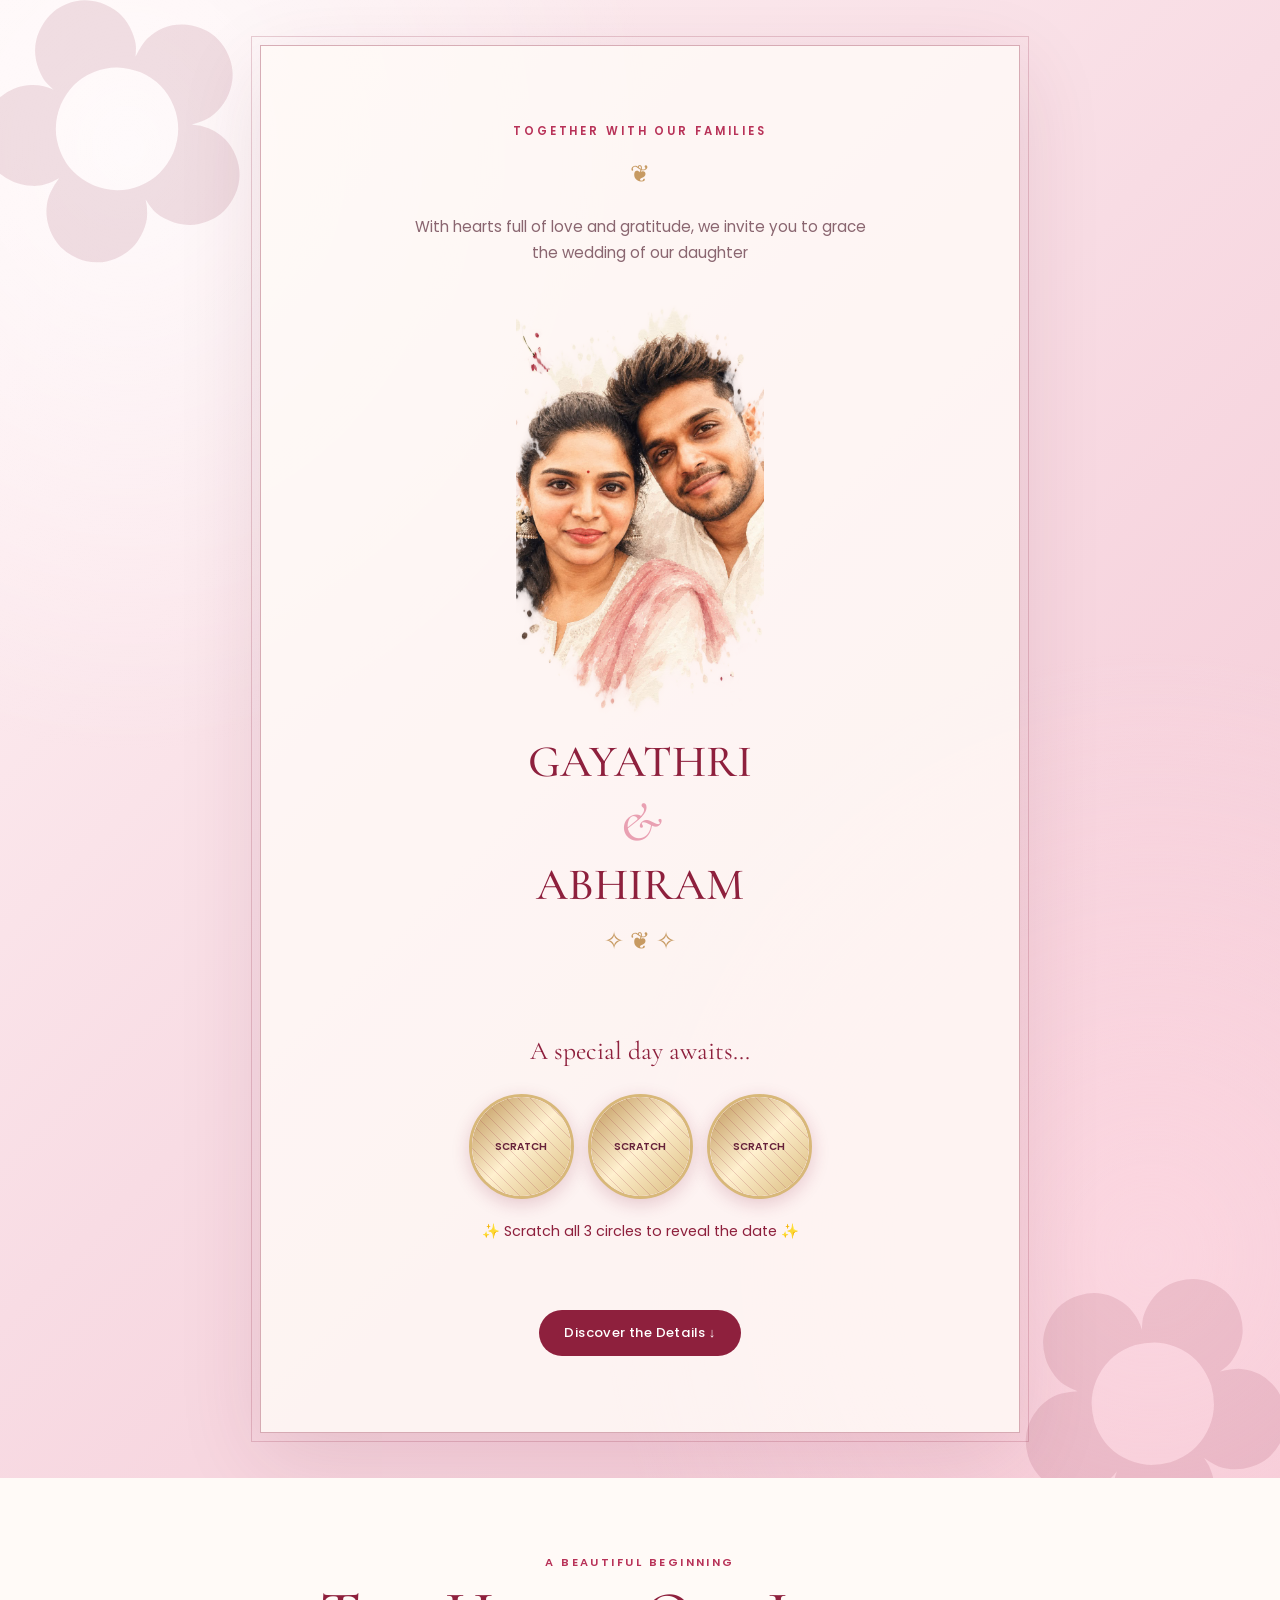
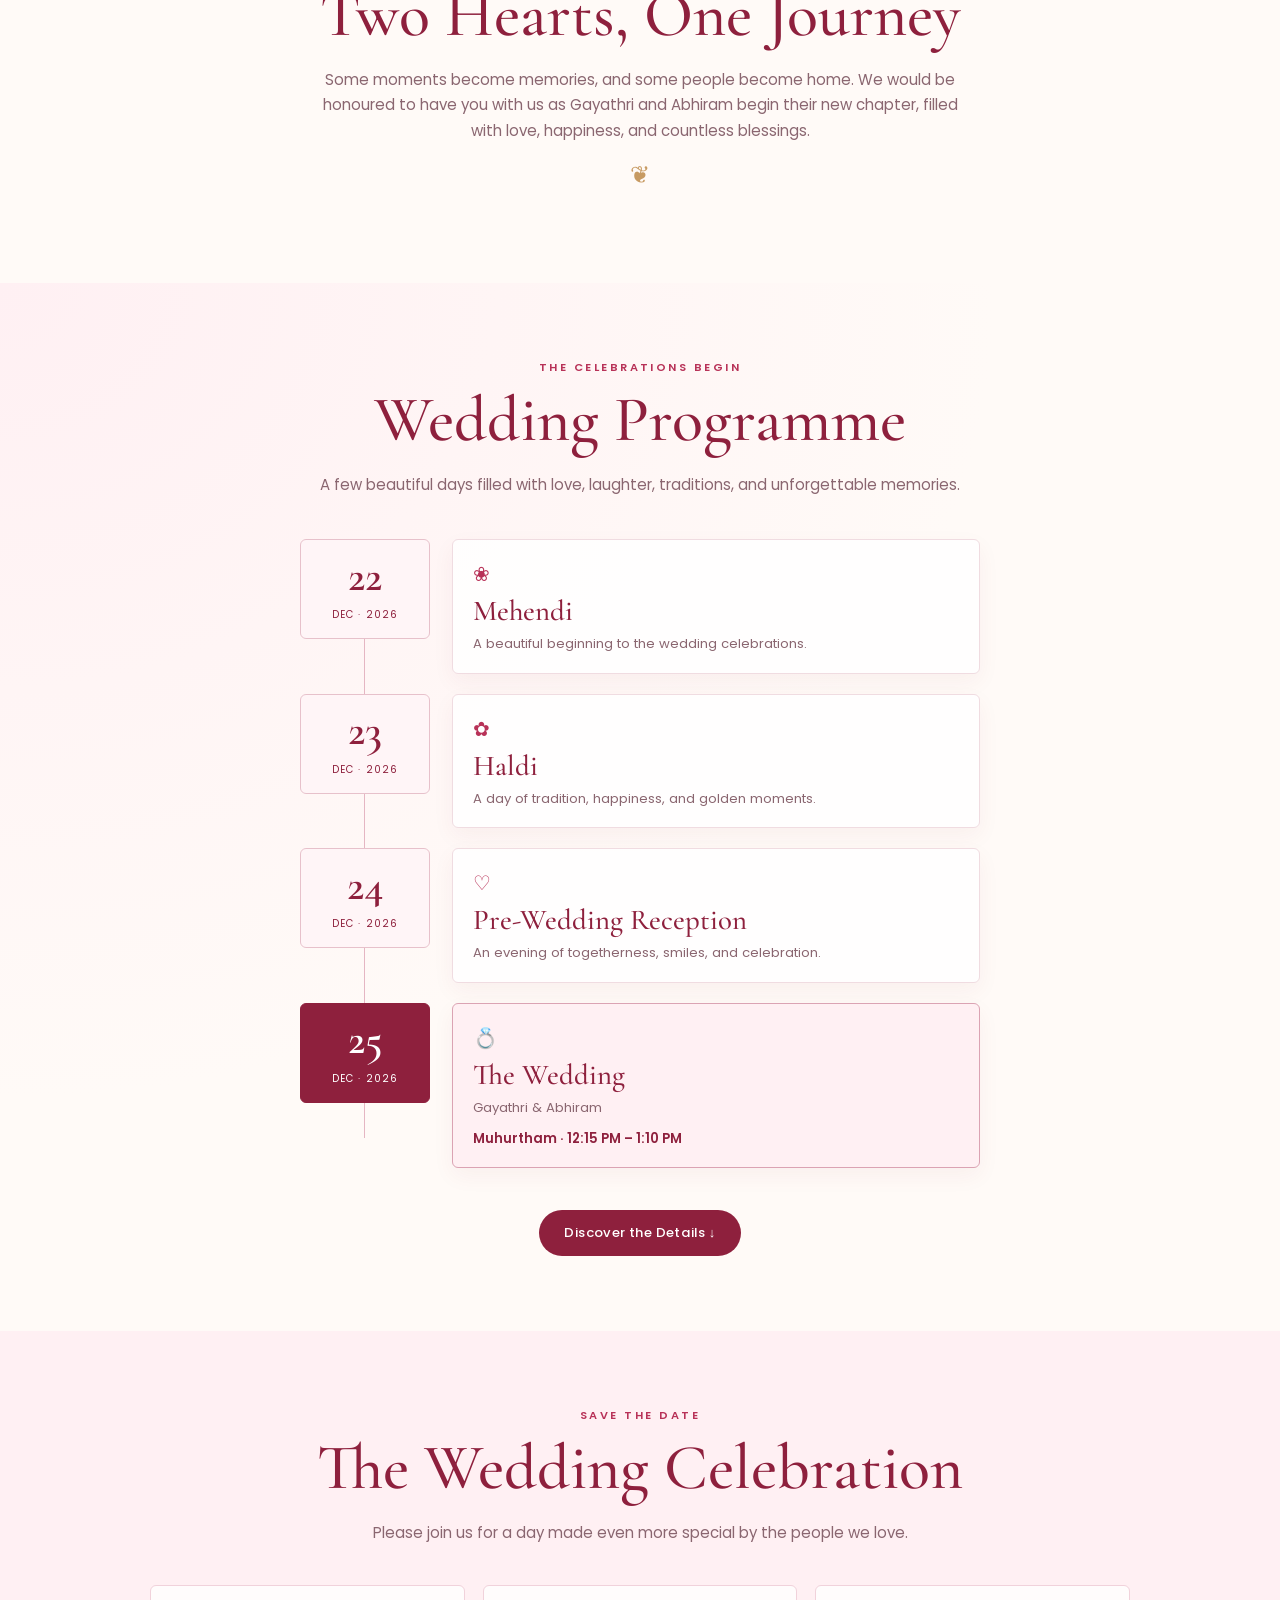
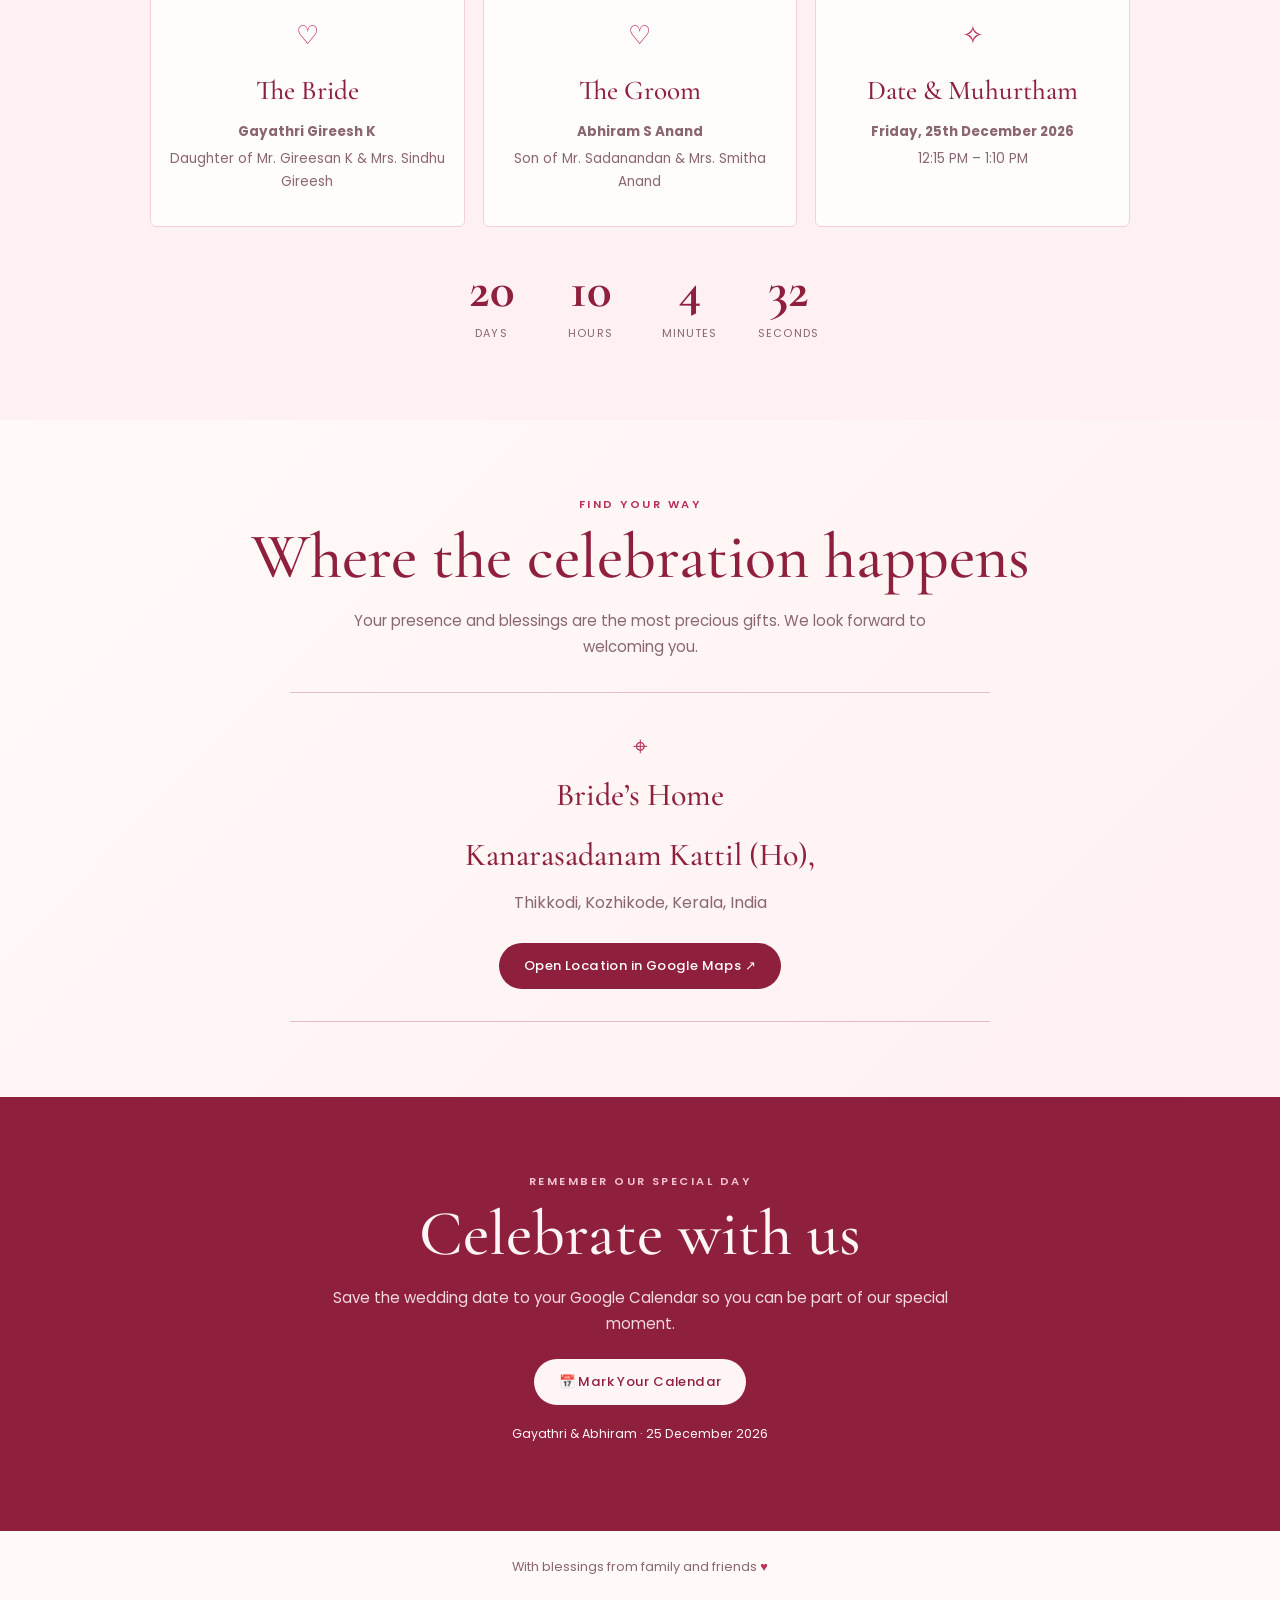
<file: index.html>
<!DOCTYPE html>
<html lang="en">
<head>
  <meta charset="UTF-8">
  <meta name="viewport" content="width=device-width, initial-scale=1.0">
  <meta name="theme-color" content="#8e203d">
  <title>Gayathri & Abhiram | Wedding Invitation</title>
  <link rel="preconnect" href="https://fonts.googleapis.com">
  <link rel="preconnect" href="https://fonts.gstatic.com" crossorigin>
  <link href="https://fonts.googleapis.com/css2?family=Cormorant+Garamond:wght@400;500;600;700&family=Poppins:wght@300;400;500;600&display=swap" rel="stylesheet">
 <!--   CSS File -->
 <link href="style.css" rel="stylesheet">
</head>
<body>
  <!-- HERO / WEDDING COVER -->
  <header class="hero" id="home">
    <div class="hero-card">
      <div class="eyebrow">Together with our families</div>
      <div class="ornament">❦</div>
      <p class="intro">
        With hearts full of love and gratitude,
        we invite you to grace the wedding of our daughter
      </p>
      <!-- Keep couple.jpeg in the same folder as this HTML file -->
      <div class="couple-photo-wrap">
        <img src="couple.jpeg" alt="Gayathri and Abhiram" class="couple-photo">
      </div>
      <div class="names">
        <span id="brideHero">GAYATHRI</span>
        <span class="ampersand">&</span>
        <span id="groomHero">ABHIRAM</span>
      </div>
      <div class="ornament">✧ ❦ ✧</div>
      

<!-- THREE CIRCULAR SCRATCH CARDS -->
<div class="scratch-section">
  <p class="scratch-heading">A special day awaits...</p>
  <div class="scratch-circles">
    <div class="scratch-card" data-number="25">
      <div class="date-reveal">
        <span class="date-number">25</span>
      </div>
      <canvas class="scratchCanvas"></canvas>
      <div class="scratch-instruction">SCRATCH</div>
    </div>

    <div class="scratch-card" data-number="12">
      <div class="date-reveal">
        <span class="date-number">12</span>
      </div>
      <canvas class="scratchCanvas"></canvas>
      <div class="scratch-instruction">SCRATCH</div>
    </div>

    <div class="scratch-card" data-number="26">
      <div class="date-reveal">
        <span class="date-number">26</span>
      </div>
      <canvas class="scratchCanvas"></canvas>
      <div class="scratch-instruction">SCRATCH</div>
    </div>

  </div>

  <p class="scratch-hint" id="scratchHint">
    ✨ Scratch all 3 circles to reveal the date ✨
  </p>
</div>

<!-- CELEBRATION POPUP -->
<div class="celebration-overlay" id="celebrationOverlay">
  <div class="celebration-box">
    <button class="celebration-close" id="closeCelebration"
      aria-label="Close">×</button>

    <div class="celebration-emoji">💍🥂💖</div>
    <p class="celebration-small">SAVE THE SPECIAL DATE</p>
    <h2>25 · 12 · 26</h2>
    <p>Gayathri &amp; Abhiram</p>
    <p class="celebration-message">
      A beautiful beginning. A lifetime of love. ✨
    </p>
    <button class="celebration-button" id="celebrationOkay">
      Yay! 🎉
    </button>
  </div>
</div>

<div id="confettiContainer" aria-hidden="true"></div>
      <!-- <p class="hero-location">
        Gireesh Kaattil · Thikkodi, Kozhikode
      </p> -->
      <a class="button" href="#programme">Discover the Details ↓</a>
    </div>
  </header>
  <main>

    <!-- INTRODUCTION -->
    <section class="section" id="story">
      <div class="section-inner">
        <div class="section-kicker">A beautiful beginning</div>
        <h2>Two Hearts, One Journey</h2>
        <p class="lead">
          Some moments become memories, and some people become home.
          We would be honoured to have you with us as Gayathri and
          Abhiram begin their new chapter, filled with love,
          happiness, and countless blessings.
        </p>
        <div class="ornament">❦</div>
      </div>
    </section>



<!-- WEDDING PROGRAMME -->
<section class="section programme" id="programme">
  <div class="section-inner">

    <div class="section-kicker">The celebrations begin</div>
    <h2>Wedding Programme</h2>

    <p class="lead">
      A few beautiful days filled with love, laughter,
      traditions, and unforgettable memories.
    </p>

    <div class="programme-list">

      <article class="programme-item">
        <div class="programme-date">
          <span>22</span>
          <small>DEC · 2026</small>
        </div>
        <div class="programme-content">
          <span class="programme-icon">❀</span>
          <h3>Mehendi</h3>
          <p>A beautiful beginning to the wedding celebrations.</p>
        </div>
      </article>

      <article class="programme-item">
        <div class="programme-date">
          <span>23</span>
          <small>DEC · 2026</small>
        </div>
        <div class="programme-content">
          <span class="programme-icon">✿</span>
          <h3>Haldi</h3>
          <p>A day of tradition, happiness, and golden moments.</p>
        </div>
      </article>

      <article class="programme-item">
        <div class="programme-date">
          <span>24</span>
          <small>DEC · 2026</small>
        </div>
        <div class="programme-content">
          <span class="programme-icon">♡</span>
          <h3>Pre-Wedding Reception</h3>
          <p>An evening of togetherness, smiles, and celebration.</p>
        </div>
      </article>
      <article class="programme-item programme-wedding">
        <div class="programme-date">
          <span>25</span>
          <small>DEC · 2026</small>
        </div>
        <div class="programme-content">
          <span class="programme-icon">💍</span>
          <h3>The Wedding</h3>
          <p>Gayathri &amp; Abhiram</p>
          <p class="programme-time">Muhurtham · 12:15 PM – 1:10 PM</p>
        </div>
      </article>
    </div>
    <a class="button" href="#details">Discover the Details ↓</a>
  </div>
</section>


    <!-- WEDDING DETAILS -->
    <section class="section details" id="details">
      <div class="section-inner">
        <div class="section-kicker">Save the date</div>
        <h2>The Wedding Celebration</h2>
        <p class="lead">
          Please join us for a day made even more special
          by the people we love.
        </p>

        <div class="detail-grid">
          <article class="detail-card">
            <div class="detail-icon">♡</div>
            <h3>The Bride</h3>
            <p><strong>Gayathri Gireesh K</strong></p>
            <p>Daughter of Mr. Gireesan K &amp; Mrs. Sindhu Gireesh</p>
          </article>
          <article class="detail-card">
            <div class="detail-icon">♡</div>
            <h3>The Groom</h3>
            <p><strong>Abhiram S Anand</strong></p>
            <p>Son of Mr. Sadanandan &amp; Mrs. Smitha Anand</p>
          </article>
           <article class="detail-card">
            <div class="detail-icon">✧</div>
            <h3>Date &amp; Muhurtham</h3>
            <p><strong>Friday, 25th December 2026</strong></p>
            <p>12:15 PM – 1:10 PM</p>
          </article>
        </div>

        <!-- LIVE COUNTDOWN -->
        <div class="countdown" aria-label="Countdown to the wedding">

          <div class="time-unit">
            <strong id="days">--</strong>
            <span>Days</span>
          </div>

          <div class="time-unit">
            <strong id="hours">--</strong>
            <span>Hours</span>
          </div>

          <div class="time-unit">
            <strong id="minutes">--</strong>
            <span>Minutes</span>
          </div>

          <div class="time-unit">
            <strong id="seconds">--</strong>
            <span>Seconds</span>
          </div>

        </div>

      </div>
    </section>

    <!-- LOCATION -->
    <section class="section location" id="location">
      <div class="section-inner">

        <div class="section-kicker">Find your way</div>

        <h2>Where the celebration happens</h2>

        <p class="lead">
          Your presence and blessings are the most precious gifts.
          We look forward to welcoming you.
        </p>

        <div class="venue-box">
          <div class="detail-icon">⌖</div>
          <h3>Bride’s Home</h3>
          <h3>Kanarasadanam Kattil (Ho),</h3>
          <p>Thikkodi, Kozhikode, Kerala, India</p>
          <a
            class="button" id="mapLink"
            href="https://www.google.com/maps?q=11.4979288,75.6194004" target="_blank"
            rel="noopener noreferrer">
            Open Location in Google Maps ↗
          </a>
        </div>

      </div>
    </section>

    <!-- GOOGLE CALENDAR -->
    <section class="section rsvp" id="calendar">
      <div class="section-inner">

        <div class="section-kicker">Remember our special day</div>

        <h2>Celebrate with us</h2>

        <p class="lead">
          Save the wedding date to your Google Calendar
          so you can be part of our special moment.
        </p>

        <a
          class="button"
          id="calendarButton"
          href="#calendar"
          target="_blank"
          rel="noopener noreferrer"
        >
          📅 Mark Your Calendar
        </a>

        <p style="font-size: .78rem; margin-top: 18px;">
          Gayathri &amp; Abhiram · 25 December 2026
        </p>
      </div>
    </section>
  </main>

  <footer>With blessings from family and friends <span class="footer-heart">♥</span> </footer>




  <script>
    // ======================================
    // WEDDING DETAILS
    // ======================================

    const wedding = {
      bride: "Gayathri Gireesh K",
      groom: "Abhiram S Anand",

      // Wedding date and time in India
      dateISO: "2026-12-25T12:15:00+05:30",
      endISO: "2026-12-25T13:10:00+05:30",

      dateText: "Friday, 25 December 2026",
      timeText: "12:15 PM - 1:10 PM IST",

      venue: "Gireesh Kaattil",
      address: "Thikkodi, Kozhikode, Kerala, India",

      // Exact coordinates from your supplied Google Maps link
      mapURL:
        "https://www.google.com/maps?q=11.4979288,75.6194004"
    };


    // ======================================
    // GOOGLE CALENDAR LINK
    // ======================================

    function setupCalendarButton() {
      const start = new Date(wedding.dateISO);
      const end = new Date(wedding.endISO);

      // Google Calendar template uses UTC date values
      function toGoogleDate(date) {
        return date.toISOString()
          .replace(/[-:]/g, "")
          .replace(/\.\d{3}/, "");
      }

      const calendarURL = new URL(
        "https://calendar.google.com/calendar/render"
      );

      calendarURL.search = new URLSearchParams({
        action: "TEMPLATE",
        text: "Gayathri & Abhiram Wedding",
        dates: `${toGoogleDate(start)}/${toGoogleDate(end)}`,
        ctz: "Asia/Kolkata",
        details:
          "Wedding of Gayathri & Abhiram.\n" +
          "Muhurtham: 12:15 PM - 1:10 PM IST.\n" +
          "Please join us in celebrating our happily ever after",
        location: `${wedding.venue}, ${wedding.address}`
      }).toString();

      const calendarButton =
        document.getElementById("calendarButton");

      calendarButton.href = calendarURL.toString();
      calendarButton.target = "_blank";
      calendarButton.rel = "noopener noreferrer";
    }


    // ======================================
    // GOOGLE MAPS LINK
    // ======================================

    function setupMapButton() {
      document.getElementById("mapLink").href =
        wedding.mapURL;
    }


    // ======================================
    // LIVE WEDDING COUNTDOWN
    // ======================================

    function updateCountdown() {
      const target = new Date(wedding.dateISO).getTime();
      const now = Date.now();
      const difference = target - now;

      if (difference <= 0) {
        ["days", "hours", "minutes", "seconds"].forEach(id => {
          document.getElementById(id).textContent = "0";
        });
        return;
      }

      document.getElementById("days").textContent =
        Math.floor(difference / (1000 * 60 * 60 * 24));

      document.getElementById("hours").textContent =
        Math.floor((difference / (1000 * 60 * 60)) % 24);

      document.getElementById("minutes").textContent =
        Math.floor((difference / (1000 * 60)) % 60);

      document.getElementById("seconds").textContent =
        Math.floor((difference / 1000) % 60);
    }

    // ======================================
    // INITIALIZE WEBSITE
    // ======================================

    setupCalendarButton();
    setupMapButton();
    updateCountdown();

    setInterval(updateCountdown, 1000);
  </script>


  <script>

/* THREE SCRATCH CARDS */


document.addEventListener("DOMContentLoaded", () => {
  const cards = [...document.querySelectorAll(".scratch-circles .scratch-card")];
  const popup = document.getElementById("celebrationOverlay");
  const hint = document.getElementById("scratchHint");
  const confettiContainer = document.getElementById("confettiContainer");
  const closeButton = document.getElementById("closeCelebration");
  const okayButton = document.getElementById("celebrationOkay");

  if (!cards.length || !popup || !confettiContainer) {
    console.error("Scratch cards or celebration elements are missing.");
    return;
  }

  let partyStarted = false;

  cards.forEach((card) => {
    const canvas = card.querySelector(".scratchCanvas");
    const ctx = canvas.getContext("2d", { willReadFrequently: true });
    let scratching = false;

    function drawCover() {
      const size = card.clientWidth;
      const dpr = window.devicePixelRatio || 1;

      canvas.width = Math.round(size * dpr);
      canvas.height = Math.round(size * dpr);
      ctx.setTransform(dpr, 0, 0, dpr, 0, 0);

      const gold = ctx.createLinearGradient(0, 0, size, size);
      gold.addColorStop(0, "#bd9254");
      gold.addColorStop(0.5, "#fff0cf");
      gold.addColorStop(1, "#d8b879");

      ctx.globalCompositeOperation = "source-over";
      ctx.fillStyle = gold;
      ctx.fillRect(0, 0, size, size);

      // Decorative lines on the scratch coating
      ctx.strokeStyle = "rgba(142, 32, 61, 0.18)";
      ctx.lineWidth = 1;

      for (let i = -size; i < size * 2; i += 12) {
        ctx.beginPath();
        ctx.moveTo(i, 0);
        ctx.lineTo(i + size, size);
        ctx.stroke();
      }

      ctx.globalCompositeOperation = "destination-out";
    }

    function scratch(event) {
      const rect = canvas.getBoundingClientRect();
      const x = event.clientX - rect.left;
      const y = event.clientY - rect.top;

      ctx.globalCompositeOperation = "destination-out";
      ctx.beginPath();
      ctx.arc(x, y, 14, 0, Math.PI * 2);
      ctx.fill();
    }

    function checkScratched() {
      if (card.classList.contains("scratched")) return;

      const width = canvas.width;
      const height = canvas.height;
      const pixels = ctx.getImageData(0, 0, width, height).data;
      const step = 8;
      let transparent = 0;
      let total = 0;

      for (let y = 0; y < height; y += step) {
        for (let x = 0; x < width; x += step) {
          if (pixels[(y * width + x) * 4 + 3] < 80) {
            transparent++;
          }
          total++;
        }
      }

      // Reveal the number after enough of the coating is scratched away
      if (total > 0 && transparent / total >= 0.35) {
        card.classList.add("scratched");
        checkAllCards();
      }
    }

    canvas.addEventListener("pointerdown", (event) => {
      if (card.classList.contains("scratched")) return;

      scratching = true;
      canvas.setPointerCapture?.(event.pointerId);
      scratch(event);
      event.preventDefault();
    });

    canvas.addEventListener("pointermove", (event) => {
      if (!scratching || card.classList.contains("scratched")) return;

      scratch(event);
      event.preventDefault();
    });

    canvas.addEventListener("pointerup", () => {
      scratching = false;
      checkScratched();
    });

    canvas.addEventListener("pointercancel", () => {
      scratching = false;
    });

    drawCover();
  });

  function checkAllCards() {
    const allDone = cards.every((card) =>
      card.classList.contains("scratched")
    );

    if (allDone && !partyStarted) {
      partyStarted = true;

      // if (hint) {
      //   hint.textContent = "💖 25 · 12 · 26 — The big day!";
      // }

      launchParty();
    }
  }

  function launchParty() {
    popup.classList.add("show");

    const colors = ["#8e203d", "#d8b879", "#e9a0b2", "#fff0f3", "#ffffff"];

    for (let i = 0; i < 140; i++) {
      const piece = document.createElement("span");
      piece.className = "confetti-piece";
      piece.style.left = Math.random() * 100 + "vw";
      piece.style.backgroundColor =
        colors[Math.floor(Math.random() * colors.length)];

      piece.style.setProperty(
        "--drift",
        `${Math.random() * 260 - 130}px`
      );

      piece.style.setProperty(
        "--fall-duration",
        `${2 + Math.random() * 3}s`
      );

      piece.style.animationDelay = `${Math.random() * 0.6}s`;
      confettiContainer.appendChild(piece);

      setTimeout(() => piece.remove(), 6000);
    }
  }

  function closeParty() {
    popup.classList.remove("show");
  }

  closeButton?.addEventListener("click", closeParty);
  okayButton?.addEventListener("click", closeParty);

  popup.addEventListener("click", (event) => {
    if (event.target === popup) closeParty();
  });
});
  </script>


</body>
</html>
</file>
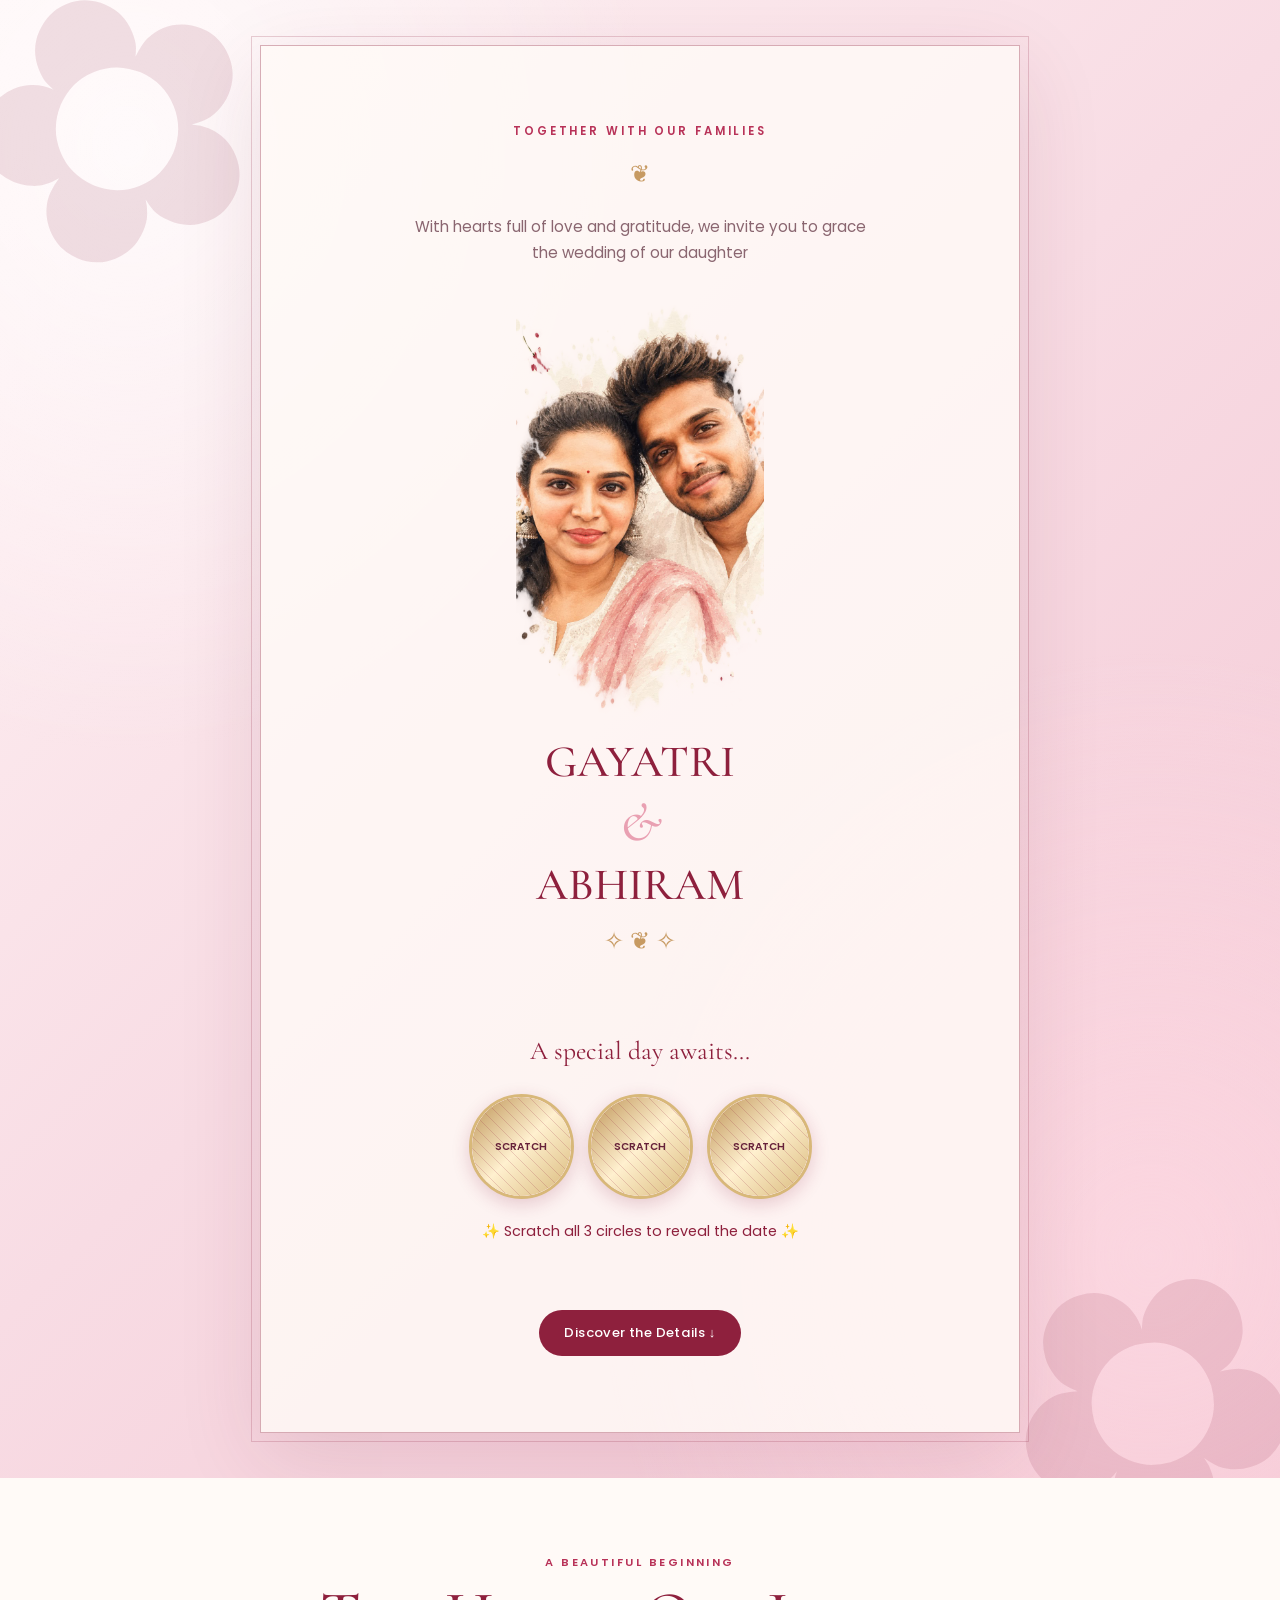
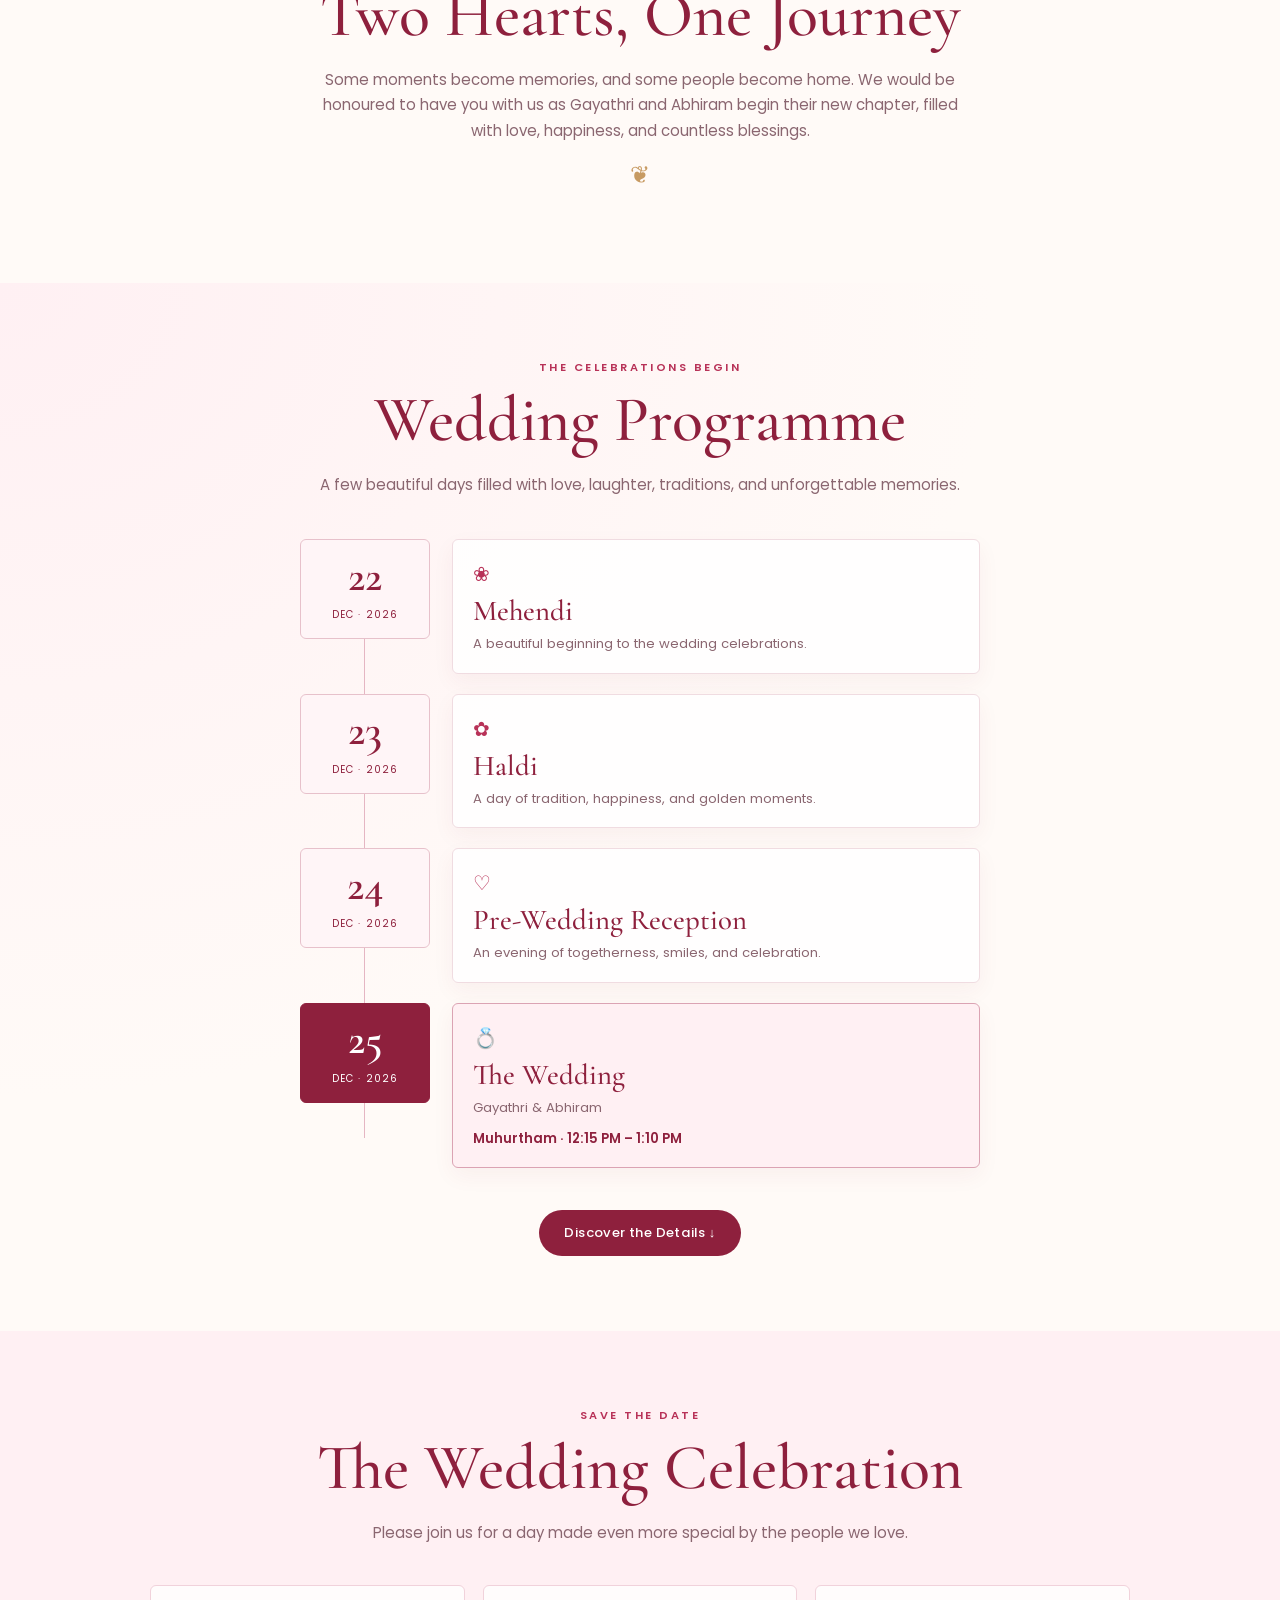
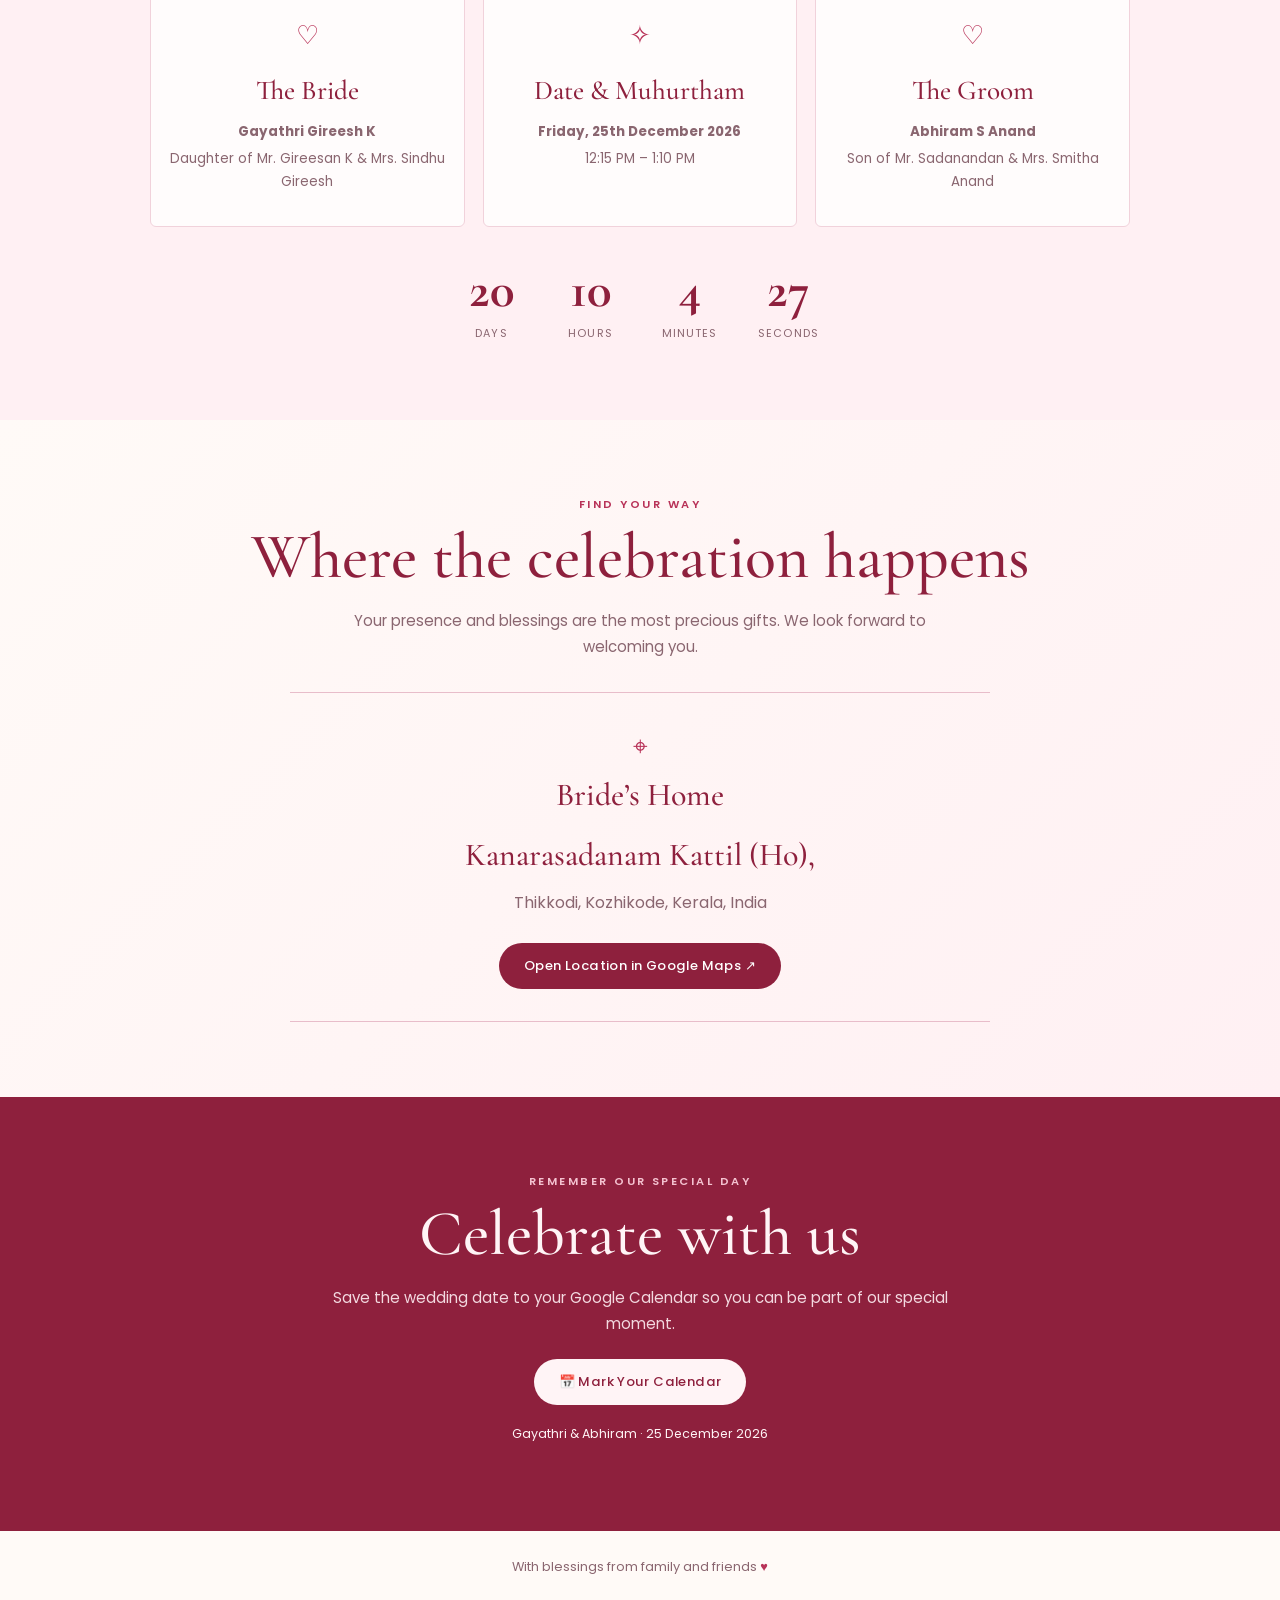
<file: wedding_invitation.html>
<!DOCTYPE html>
<html lang="en">
<head>
  <meta charset="UTF-8">
  <meta name="viewport" content="width=device-width, initial-scale=1.0">
  <meta name="theme-color" content="#8e203d">
  <title>Gayathri & Abhiram | Wedding Invitation</title>
  <link rel="preconnect" href="https://fonts.googleapis.com">
  <link rel="preconnect" href="https://fonts.gstatic.com" crossorigin>
  <link href="https://fonts.googleapis.com/css2?family=Cormorant+Garamond:wght@400;500;600;700&family=Poppins:wght@300;400;500;600&display=swap" rel="stylesheet">
 <!--   CSS File -->
 <link href="style.css" rel="stylesheet">
</head>
<body>
  <!-- HERO / WEDDING COVER -->
  <header class="hero" id="home">
    <div class="hero-card">
      <div class="eyebrow">Together with our families</div>
      <div class="ornament">❦</div>
      <p class="intro">
        With hearts full of love and gratitude,
        we invite you to grace the wedding of our daughter
      </p>
      <!-- Keep couple.jpeg in the same folder as this HTML file -->
      <div class="couple-photo-wrap">
        <img src="couple.jpeg" alt="Gayathri and Abhiram" class="couple-photo">
      </div>
      <div class="names">
        <span id="brideHero">GAYATRI</span>
        <span class="ampersand">&</span>
        <span id="groomHero">ABHIRAM</span>
      </div>
      <div class="ornament">✧ ❦ ✧</div>
      

<!-- THREE CIRCULAR SCRATCH CARDS -->
<div class="scratch-section">
  <p class="scratch-heading">A special day awaits...</p>
  <div class="scratch-circles">
    <div class="scratch-card" data-number="25">
      <div class="date-reveal">
        <span class="date-number">25</span>
      </div>
      <canvas class="scratchCanvas"></canvas>
      <div class="scratch-instruction">SCRATCH</div>
    </div>

    <div class="scratch-card" data-number="12">
      <div class="date-reveal">
        <span class="date-number">12</span>
      </div>
      <canvas class="scratchCanvas"></canvas>
      <div class="scratch-instruction">SCRATCH</div>
    </div>

    <div class="scratch-card" data-number="26">
      <div class="date-reveal">
        <span class="date-number">26</span>
      </div>
      <canvas class="scratchCanvas"></canvas>
      <div class="scratch-instruction">SCRATCH</div>
    </div>

  </div>

  <p class="scratch-hint" id="scratchHint">
    ✨ Scratch all 3 circles to reveal the date ✨
  </p>
</div>

<!-- CELEBRATION POPUP -->
<div class="celebration-overlay" id="celebrationOverlay">
  <div class="celebration-box">
    <button class="celebration-close" id="closeCelebration"
      aria-label="Close">×</button>

    <div class="celebration-emoji">💍🥂💖</div>
    <p class="celebration-small">SAVE THE SPECIAL DATE</p>
    <h2>25 · 12 · 26</h2>
    <p>Gayathri &amp; Abhiram</p>
    <p class="celebration-message">
      A beautiful beginning. A lifetime of love. ✨
    </p>
    <button class="celebration-button" id="celebrationOkay">
      Yay! 🎉
    </button>
  </div>
</div>

<div id="confettiContainer" aria-hidden="true"></div>




     
      <!-- <p class="hero-location">
        Gireesh Kaattil · Thikkodi, Kozhikode
      </p> -->
      <a class="button" href="#programme">Discover the Details ↓</a>
    </div>
  </header>
  <main>

    <!-- INTRODUCTION -->
    <section class="section" id="story">
      <div class="section-inner">
        <div class="section-kicker">A beautiful beginning</div>
        <h2>Two Hearts, One Journey</h2>
        <p class="lead">
          Some moments become memories, and some people become home.
          We would be honoured to have you with us as Gayathri and
          Abhiram begin their new chapter, filled with love,
          happiness, and countless blessings.
        </p>
        <div class="ornament">❦</div>
      </div>
    </section>



<!-- WEDDING PROGRAMME -->
<section class="section programme" id="programme">
  <div class="section-inner">

    <div class="section-kicker">The celebrations begin</div>
    <h2>Wedding Programme</h2>

    <p class="lead">
      A few beautiful days filled with love, laughter,
      traditions, and unforgettable memories.
    </p>

    <div class="programme-list">

      <article class="programme-item">
        <div class="programme-date">
          <span>22</span>
          <small>DEC · 2026</small>
        </div>
        <div class="programme-content">
          <span class="programme-icon">❀</span>
          <h3>Mehendi</h3>
          <p>A beautiful beginning to the wedding celebrations.</p>
        </div>
      </article>

      <article class="programme-item">
        <div class="programme-date">
          <span>23</span>
          <small>DEC · 2026</small>
        </div>
        <div class="programme-content">
          <span class="programme-icon">✿</span>
          <h3>Haldi</h3>
          <p>A day of tradition, happiness, and golden moments.</p>
        </div>
      </article>

      <article class="programme-item">
        <div class="programme-date">
          <span>24</span>
          <small>DEC · 2026</small>
        </div>
        <div class="programme-content">
          <span class="programme-icon">♡</span>
          <h3>Pre-Wedding Reception</h3>
          <p>An evening of togetherness, smiles, and celebration.</p>
        </div>
      </article>
      <article class="programme-item programme-wedding">
        <div class="programme-date">
          <span>25</span>
          <small>DEC · 2026</small>
        </div>
        <div class="programme-content">
          <span class="programme-icon">💍</span>
          <h3>The Wedding</h3>
          <p>Gayathri &amp; Abhiram</p>
          <p class="programme-time">Muhurtham · 12:15 PM – 1:10 PM</p>
        </div>
      </article>
    </div>
    <a class="button" href="#details">Discover the Details ↓</a>
  </div>
</section>


    <!-- WEDDING DETAILS -->
    <section class="section details" id="details">
      <div class="section-inner">
        <div class="section-kicker">Save the date</div>
        <h2>The Wedding Celebration</h2>
        <p class="lead">
          Please join us for a day made even more special
          by the people we love.
        </p>

        <div class="detail-grid">
          <article class="detail-card">
            <div class="detail-icon">♡</div>
            <h3>The Bride</h3>
            <p><strong>Gayathri Gireesh K</strong></p>
            <p>Daughter of Mr. Gireesan K &amp; Mrs. Sindhu Gireesh</p>
          </article>
          <article class="detail-card">
            <div class="detail-icon">✧</div>
            <h3>Date &amp; Muhurtham</h3>
            <p><strong>Friday, 25th December 2026</strong></p>
            <p>12:15 PM – 1:10 PM</p>
          </article>
          <article class="detail-card">
            <div class="detail-icon">♡</div>
            <h3>The Groom</h3>
            <p><strong>Abhiram S Anand</strong></p>
            <p>Son of Mr. Sadanandan &amp; Mrs. Smitha Anand</p>
          </article>
        </div>

        <!-- LIVE COUNTDOWN -->
        <div class="countdown" aria-label="Countdown to the wedding">

          <div class="time-unit">
            <strong id="days">--</strong>
            <span>Days</span>
          </div>

          <div class="time-unit">
            <strong id="hours">--</strong>
            <span>Hours</span>
          </div>

          <div class="time-unit">
            <strong id="minutes">--</strong>
            <span>Minutes</span>
          </div>

          <div class="time-unit">
            <strong id="seconds">--</strong>
            <span>Seconds</span>
          </div>

        </div>

      </div>
    </section>

    <!-- LOCATION -->
    <section class="section location" id="location">
      <div class="section-inner">

        <div class="section-kicker">Find your way</div>

        <h2>Where the celebration happens</h2>

        <p class="lead">
          Your presence and blessings are the most precious gifts.
          We look forward to welcoming you.
        </p>

        <div class="venue-box">
          <div class="detail-icon">⌖</div>
          <h3>Bride’s Home</h3>
          <h3>Kanarasadanam Kattil (Ho),</h3>
          <p>Thikkodi, Kozhikode, Kerala, India</p>
          <a
            class="button" id="mapLink"
            href="https://www.google.com/maps?q=11.4979288,75.6194004" target="_blank"
            rel="noopener noreferrer">
            Open Location in Google Maps ↗
          </a>
        </div>

      </div>
    </section>

    <!-- GOOGLE CALENDAR -->
    <section class="section rsvp" id="calendar">
      <div class="section-inner">

        <div class="section-kicker">Remember our special day</div>

        <h2>Celebrate with us</h2>

        <p class="lead">
          Save the wedding date to your Google Calendar
          so you can be part of our special moment.
        </p>

        <a
          class="button"
          id="calendarButton"
          href="#calendar"
          target="_blank"
          rel="noopener noreferrer"
        >
          📅 Mark Your Calendar
        </a>

        <p style="font-size: .78rem; margin-top: 18px;">
          Gayathri &amp; Abhiram · 25 December 2026
        </p>
      </div>
    </section>
  </main>

  <footer>With blessings from family and friends <span class="footer-heart">♥</span> </footer>




  <script>
    // ======================================
    // WEDDING DETAILS
    // ======================================

    const wedding = {
      bride: "Gayathri Gireesh K",
      groom: "Abhiram S Anand",

      // Wedding date and time in India
      dateISO: "2026-12-25T12:15:00+05:30",
      endISO: "2026-12-25T13:10:00+05:30",

      dateText: "Friday, 25 December 2026",
      timeText: "12:15 PM - 1:10 PM IST",

      venue: "Gireesh Kaattil",
      address: "Thikkodi, Kozhikode, Kerala, India",

      // Exact coordinates from your supplied Google Maps link
      mapURL:
        "https://www.google.com/maps?q=11.4979288,75.6194004"
    };


    // ======================================
    // GOOGLE CALENDAR LINK
    // ======================================

    function setupCalendarButton() {
      const start = new Date(wedding.dateISO);
      const end = new Date(wedding.endISO);

      // Google Calendar template uses UTC date values
      function toGoogleDate(date) {
        return date.toISOString()
          .replace(/[-:]/g, "")
          .replace(/\.\d{3}/, "");
      }

      const calendarURL = new URL(
        "https://calendar.google.com/calendar/render"
      );

      calendarURL.search = new URLSearchParams({
        action: "TEMPLATE",
        text: "Gayathri & Abhiram Wedding",
        dates: `${toGoogleDate(start)}/${toGoogleDate(end)}`,
        ctz: "Asia/Kolkata",
        details:
          "Wedding of Gayathri & Abhiram.\n" +
          "Muhurtham: 12:15 PM - 1:10 PM IST.\n" +
          "Please join us in celebrating our happily ever after",
        location: `${wedding.venue}, ${wedding.address}`
      }).toString();

      const calendarButton =
        document.getElementById("calendarButton");

      calendarButton.href = calendarURL.toString();
      calendarButton.target = "_blank";
      calendarButton.rel = "noopener noreferrer";
    }


    // ======================================
    // GOOGLE MAPS LINK
    // ======================================

    function setupMapButton() {
      document.getElementById("mapLink").href =
        wedding.mapURL;
    }


    // ======================================
    // LIVE WEDDING COUNTDOWN
    // ======================================

    function updateCountdown() {
      const target = new Date(wedding.dateISO).getTime();
      const now = Date.now();
      const difference = target - now;

      if (difference <= 0) {
        ["days", "hours", "minutes", "seconds"].forEach(id => {
          document.getElementById(id).textContent = "0";
        });
        return;
      }

      document.getElementById("days").textContent =
        Math.floor(difference / (1000 * 60 * 60 * 24));

      document.getElementById("hours").textContent =
        Math.floor((difference / (1000 * 60 * 60)) % 24);

      document.getElementById("minutes").textContent =
        Math.floor((difference / (1000 * 60)) % 60);

      document.getElementById("seconds").textContent =
        Math.floor((difference / 1000) % 60);
    }

    // ======================================
    // INITIALIZE WEBSITE
    // ======================================

    setupCalendarButton();
    setupMapButton();
    updateCountdown();

    setInterval(updateCountdown, 1000);
  </script>


  <script>

/* THREE SCRATCH CARDS */


document.addEventListener("DOMContentLoaded", () => {
  const cards = [...document.querySelectorAll(".scratch-circles .scratch-card")];
  const popup = document.getElementById("celebrationOverlay");
  const hint = document.getElementById("scratchHint");
  const confettiContainer = document.getElementById("confettiContainer");
  const closeButton = document.getElementById("closeCelebration");
  const okayButton = document.getElementById("celebrationOkay");

  if (!cards.length || !popup || !confettiContainer) {
    console.error("Scratch cards or celebration elements are missing.");
    return;
  }

  let partyStarted = false;

  cards.forEach((card) => {
    const canvas = card.querySelector(".scratchCanvas");
    const ctx = canvas.getContext("2d", { willReadFrequently: true });
    let scratching = false;

    function drawCover() {
      const size = card.clientWidth;
      const dpr = window.devicePixelRatio || 1;

      canvas.width = Math.round(size * dpr);
      canvas.height = Math.round(size * dpr);
      ctx.setTransform(dpr, 0, 0, dpr, 0, 0);

      const gold = ctx.createLinearGradient(0, 0, size, size);
      gold.addColorStop(0, "#bd9254");
      gold.addColorStop(0.5, "#fff0cf");
      gold.addColorStop(1, "#d8b879");

      ctx.globalCompositeOperation = "source-over";
      ctx.fillStyle = gold;
      ctx.fillRect(0, 0, size, size);

      // Decorative lines on the scratch coating
      ctx.strokeStyle = "rgba(142, 32, 61, 0.18)";
      ctx.lineWidth = 1;

      for (let i = -size; i < size * 2; i += 12) {
        ctx.beginPath();
        ctx.moveTo(i, 0);
        ctx.lineTo(i + size, size);
        ctx.stroke();
      }

      ctx.globalCompositeOperation = "destination-out";
    }

    function scratch(event) {
      const rect = canvas.getBoundingClientRect();
      const x = event.clientX - rect.left;
      const y = event.clientY - rect.top;

      ctx.globalCompositeOperation = "destination-out";
      ctx.beginPath();
      ctx.arc(x, y, 14, 0, Math.PI * 2);
      ctx.fill();
    }

    function checkScratched() {
      if (card.classList.contains("scratched")) return;

      const width = canvas.width;
      const height = canvas.height;
      const pixels = ctx.getImageData(0, 0, width, height).data;
      const step = 8;
      let transparent = 0;
      let total = 0;

      for (let y = 0; y < height; y += step) {
        for (let x = 0; x < width; x += step) {
          if (pixels[(y * width + x) * 4 + 3] < 80) {
            transparent++;
          }
          total++;
        }
      }

      // Reveal the number after enough of the coating is scratched away
      if (total > 0 && transparent / total >= 0.35) {
        card.classList.add("scratched");
        checkAllCards();
      }
    }

    canvas.addEventListener("pointerdown", (event) => {
      if (card.classList.contains("scratched")) return;

      scratching = true;
      canvas.setPointerCapture?.(event.pointerId);
      scratch(event);
      event.preventDefault();
    });

    canvas.addEventListener("pointermove", (event) => {
      if (!scratching || card.classList.contains("scratched")) return;

      scratch(event);
      event.preventDefault();
    });

    canvas.addEventListener("pointerup", () => {
      scratching = false;
      checkScratched();
    });

    canvas.addEventListener("pointercancel", () => {
      scratching = false;
    });

    drawCover();
  });

  function checkAllCards() {
    const allDone = cards.every((card) =>
      card.classList.contains("scratched")
    );

    if (allDone && !partyStarted) {
      partyStarted = true;

      // if (hint) {
      //   hint.textContent = "💖 25 · 12 · 26 — The big day!";
      // }

      launchParty();
    }
  }

  function launchParty() {
    popup.classList.add("show");

    const colors = ["#8e203d", "#d8b879", "#e9a0b2", "#fff0f3", "#ffffff"];

    for (let i = 0; i < 140; i++) {
      const piece = document.createElement("span");
      piece.className = "confetti-piece";
      piece.style.left = Math.random() * 100 + "vw";
      piece.style.backgroundColor =
        colors[Math.floor(Math.random() * colors.length)];

      piece.style.setProperty(
        "--drift",
        `${Math.random() * 260 - 130}px`
      );

      piece.style.setProperty(
        "--fall-duration",
        `${2 + Math.random() * 3}s`
      );

      piece.style.animationDelay = `${Math.random() * 0.6}s`;
      confettiContainer.appendChild(piece);

      setTimeout(() => piece.remove(), 6000);
    }
  }

  function closeParty() {
    popup.classList.remove("show");
  }

  closeButton?.addEventListener("click", closeParty);
  okayButton?.addEventListener("click", closeParty);

  popup.addEventListener("click", (event) => {
    if (event.target === popup) closeParty();
  });
});
  </script>


</body>
</html>
</file>
<file: style.css>
:root {
  --wine: #8e203d;
  --berry: #b83258;
  --rose: #e9a0b2;
  --blush: #fff0f3;
  --cream: #fffaf7;
  --ink: #512331;
  --muted: #8a6670;
  --gold: #c79a62;
}

* {
  box-sizing: border-box;
}

html {
  scroll-behavior: smooth;
}

body {
  margin: 0;
  color: var(--ink);
  background: var(--cream);
  font-family: 'Poppins', sans-serif;
  line-height: 1.7;
}

a {
  color: inherit;
}

.hero {
  min-height: 100svh;
  display: grid;
  place-items: center;
  position: relative;
  overflow: hidden;
  text-align: center;
  padding: 45px 22px;
  background:
    radial-gradient(ellipse at 10% 10%, rgba(255,255,255,.7), transparent 32%),
    radial-gradient(ellipse at 90% 85%, rgba(255,220,229,.65), transparent 34%),
    linear-gradient(135deg, #fff4f5, #f8dce4 48%, #f4c6d3);
}

.hero::before,
.hero::after {
  content: "✿";
  position: absolute;
  color: rgba(142,32,61,.13);
  font-size: clamp(150px, 28vw, 360px);
  line-height: 1;
  pointer-events: none;
}

.hero::before {
  top: -55px;
  left: -35px;
  transform: rotate(-22deg);
}

.hero::after {
  bottom: -100px;
  right: -25px;
  transform: rotate(28deg);
}

.hero-card {
  position: relative;
  z-index: 1;
  width: min(760px, 100%);
  padding: clamp(30px, 7vw, 76px) clamp(20px, 6vw, 66px);
  border: 1px solid rgba(142,32,61,.35);
  outline: 1px solid rgba(142,32,61,.2);
  outline-offset: 8px;
  background: rgba(255,250,247,.82);
  box-shadow: 0 25px 80px rgba(111,30,56,.12);
}

.eyebrow {
  text-transform: uppercase;
  letter-spacing: .25em;
  font-size: .72rem;
  color: var(--berry);
  font-weight: 600;
}

.ornament {
  color: var(--gold);
  font-size: 1.5rem;
  margin: 12px 0;
}

h1, h2, h3, .names {
  font-family: 'Cormorant Garamond', serif;
  font-weight: 500;
}

.intro {
  margin: 20px auto;
  max-width: 470px;
  color: var(--muted);
  font-size: .95rem;
}

/* Bride and groom photo */
.couple-photo-wrap {
  width: 100%;
  max-width: 380px;
  margin: 0 auto;
}

.couple-photo {
  display: block;
  width: 100%;
  height: auto;
  border: none;
  border-radius: 0;
  object-fit: contain;

  -webkit-mask: url('watercolor-splash-mask.png') center / 100% 100% no-repeat;
  mask: url(watercolor-splash-mask.png) center / 163% 120% no-repeat;
}




.names {
  margin: 12px 0;
  font-size: clamp(3rem, 9vw, 5.7rem);
  line-height: .95;
  color: var(--wine);
  overflow-wrap: anywhere;
}

.names > span:not(.ampersand) {
  display: block;
}

.ampersand {
  display: block;
  color: var(--rose);
  font-size: .6em;
  margin: 12px 0;
  font-style: italic;
}

.hero-date {
  margin-top: 25px;
  letter-spacing: .12em;
  color: var(--wine);
  font-size: .88rem;
  font-weight: 500;
}

.hero-location {
  margin: 5px 0 0;
  font-size: .8rem;
  color: var(--muted);
}

.button {
  display: inline-block;
  margin-top: 22px;
  border: 0;
  border-radius: 999px;
  padding: 13px 25px;
  background: var(--wine);
  color: white;
  text-decoration: none;
  font: 500 .82rem 'Poppins', sans-serif;
  letter-spacing: .03em;
  cursor: pointer;
  transition: transform .2s, background .2s;
}

.button:hover {
  background: var(--berry);
  transform: translateY(-2px);
}

.section {
  padding: 75px 20px;
}

.section-inner {
  width: min(980px, 100%);
  margin: 0 auto;
  text-align: center;
}

.section-kicker {
  color: var(--berry);
  letter-spacing: .22em;
  text-transform: uppercase;
  font-size: .7rem;
  font-weight: 600;
}

h2 {
  margin: 8px 0 16px;
  color: var(--wine);
  font-size: clamp(2.4rem, 6vw, 4rem);
  line-height: 1.1;
}

.lead {
  max-width: 650px;
  margin: 0 auto;
  color: var(--muted);
  font-size: .94rem;
}

.details {
  background: var(--blush);
}

.detail-grid {
  display: grid;
  grid-template-columns: repeat(3, 1fr);
  gap: 18px;
  margin-top: 40px;
}

.detail-card {
  padding: 28px 18px;
  background: rgba(255,255,255,.8);
  border: 1px solid #f1d2db;
  border-radius: 6px;
}

.detail-icon {
  font-size: 1.6rem;
  color: var(--berry);
}

.detail-card h3 {
  color: var(--wine);
  font-size: 1.7rem;
  margin: 10px 0 7px;
}

.detail-card p {
  color: var(--muted);
  margin: 4px 0;
  font-size: .84rem;
  overflow-wrap: anywhere;
}

.countdown {
  display: flex;
  justify-content: center;
  gap: clamp(12px, 4vw, 34px);
  margin: 35px auto 0;
}

.time-unit {
  min-width: 55px;
}

.time-unit strong {
  display: block;
  font-family: 'Cormorant Garamond', serif;
  font-size: clamp(2rem, 6vw, 3.2rem);
  color: var(--wine);
  line-height: 1.1;
}

.time-unit span {
  color: var(--muted);
  font-size: .68rem;
  letter-spacing: .1em;
  text-transform: uppercase;
}

.location {
  background: linear-gradient(135deg, var(--cream), var(--blush));
}

.venue-box {
  max-width: 700px;
  margin: 32px auto 0;
  padding: 32px 20px;
  border-top: 1px solid #e8bdca;
  border-bottom: 1px solid #e8bdca;
}

.venue-box h3 {
  font-size: 2rem;
  margin: 0 0 6px;
  color: var(--wine);
}

.venue-box p {
  color: var(--muted);
  margin: 5px 0;
}

.rsvp {
  background: var(--wine);
  color: #fff4f6;
}

.rsvp h2 {
  color: #fff4f6;
}

.rsvp .section-kicker {
  color: #f4c2d0;
}

.rsvp .lead {
  color: #f3d9e0;
}

.rsvp .button {
  background: #fff4f6;
  color: var(--wine);
}

.rsvp .button:hover {
  background: white;
}

footer {
  padding: 25px 15px;
  text-align: center;
  color: var(--muted);
  font-size: .8rem;
  background: var(--cream);
}

.footer-heart {
  color: var(--berry);
}

@media (max-width: 700px) {
  .detail-grid {
    grid-template-columns: 1fr;
    max-width: 430px;
    margin-left: auto;
    margin-right: auto;
  }

  .section {
    padding: 60px 18px;
  }

  .hero-card {
    outline-offset: 5px;
  }
}

@media (prefers-reduced-motion: reduce) {
  html {
    scroll-behavior: auto;
  }

  *, *::before, *::after {
    transition: none !important;
  }
}

/* .names #brideHero , .names #groomHero{
font-size: 45px !important; */
/* } */

/* ==============================
WEDDING PROGRAMME
============================== */

.programme {
background:
radial-gradient(ellipse at top left, #fff0f3, transparent 55%),
#fffaf7;
}

.programme-list {
position: relative;
width: min(680px, 100%);
margin: 42px auto 0;
text-align: left;
}

.programme-list::before {
content: "";
position: absolute;
left: 64px;
top: 30px;
bottom: 30px;
width: 1px;
background: #e5b6c3;
}

.programme-item {
position: relative;
display: grid;
grid-template-columns: 130px 1fr;
gap: 22px;
align-items: stretch;
margin-bottom: 20px;
}

.programme-date {
position: relative;
z-index: 1;
align-self: start;
width: 130px;
min-height: 100px;
padding: 14px 8px;
display: flex;
flex-direction: column;
justify-content: center;
align-items: center;
border: 1px solid #e7c1cb;
border-radius: 6px;
background: #fff5f7;
color: #8e203d;
}

.programme-date span {
font-family: "Cormorant Garamond", serif;
font-size: 2.7rem;
font-weight: 600;
line-height: 1;
}

.programme-date small {
margin-top: 8px;
font-family: "Poppins", sans-serif;
font-size: .63rem;
letter-spacing: .1em;
}

.programme-content {
padding: 17px 20px;
border: 1px solid #f0dce1;
border-radius: 6px;
background: rgba(255, 255, 255, .85);
box-shadow: 0 8px 22px rgba(142, 32, 61, .05);
}

.programme-icon {
color: #b83258;
font-size: 1.25rem;
}

.programme-content h3 {
margin: 3px 0 6px;
color: #8e203d;
font-family: "Cormorant Garamond", serif;
font-size: 1.8rem;
line-height: 1.15;
}

.programme-content p {
margin: 0;
color: #8a6670;
font-size: .82rem;
}

.programme-content .programme-time {
margin-top: 9px;
color: #8e203d;
font-weight: 600;
}

.programme-wedding .programme-date {
background: #8e203d;
color: #fff;
border-color: #8e203d;
}

.programme-wedding .programme-content {
background: #fff0f3;
border-color: #dba3b3;
}

@media (max-width: 520px) {
.programme-list::before {
left: 47px;
}

.programme-item {
grid-template-columns: 94px minmax(0, 1fr);
gap: 12px;
}

.programme-date {
width: 94px;
min-height: 88px;
padding: 10px 5px;
}

.programme-date span {
font-size: 2.2rem;
}

.programme-date small {
font-size: .52rem;
letter-spacing: .04em;
}

.programme-content {
padding: 14px 12px;
}

.programme-content h3 {
font-size: 1.5rem;
}

.programme-content p {
font-size: .76rem;
}
}

/* SCRATCH DATE CIRCLES */
.scratch-section {
text-align: center;
padding: 30px 12px;
}

.scratch-heading {
font-family: "Cormorant Garamond", serif;
font-size: 1.6rem;
color: #8e203d;
margin-bottom: 22px;
}

.scratch-circles {
display: flex;
justify-content: center;
align-items: center;
gap: 14px;
margin: 0 auto 20px;
}

.scratch-card {
position: relative;
width: 105px;
height: 105px;
flex: 0 0 105px;
border: 3px solid #d8b879;
border-radius: 50%;
overflow: hidden;
background: #fff0f3;
box-shadow: 0 5px 18px rgba(142, 32, 61, 0.2);
touch-action: none;
}

.date-reveal {
position: absolute;
inset: 0;
display: flex;
align-items: center;
justify-content: center;
background: radial-gradient(circle, #fffaf7, #f5d4df);
color: #8e203d;
border-radius: 50%;
}

.date-number {
font-family: "Cormorant Garamond", serif;
font-size: 3.2rem;
font-weight: 700;
}

.scratchCanvas {
position: absolute;
inset: 0;
z-index: 2;
display: block;
width: 100%;
height: 100%;
border-radius: 50%;
touch-action: none;
cursor: crosshair;
}

.scratch-instruction {
position: absolute;
inset: 0;
z-index: 3;
display: flex;
align-items: center;
justify-content: center;
color: #67223a;
font-size: 0.65rem;
font-weight: 600;
pointer-events: none;
}

.scratch-card.scratched .scratchCanvas,
.scratch-card.scratched .scratch-instruction {
display: none;
}

.scratch-hint {
color: #8e203d;
font-size: 0.9rem;
}

/* PARTY POPUP */
.celebration-overlay {
position: fixed;
inset: 0;
z-index: 9999;
display: flex;
justify-content: center;
align-items: center;
padding: 20px;
background: rgba(30, 10, 20, 0.72);
opacity: 0;
visibility: hidden;
transition: opacity 0.4s ease, visibility 0.4s ease;
}

.celebration-overlay.show {
opacity: 1;
visibility: visible;
}

.celebration-box {
position: relative;
width: min(100%, 390px);
padding: 38px 24px;
border: 2px solid #d8b879;
border-radius: 24px;
background: #fff8f6;
color: #8e203d;
text-align: center;
box-shadow: 0 15px 50px rgba(0, 0, 0, 0.3);
transform: scale(0.65) rotate(-5deg);
transition: transform 0.5s cubic-bezier(.2, 1.5, .5, 1);
}

.celebration-overlay.show .celebration-box {
transform: scale(1) rotate(0);
}

.celebration-close {
position: absolute;
top: 8px;
right: 14px;
border: 0;
background: transparent;
color: #8e203d;
font-size: 30px;
cursor: pointer;
}

.celebration-emoji {
font-size: 2.7rem;
animation: partyBounce 0.8s infinite alternate;
}

.celebration-small {
letter-spacing: 3px;
font-size: 0.75rem;
}

.celebration-box h2 {
margin: 12px 0;
font-family: "Cormorant Garamond", serif;
font-size: 2.7rem;
}

.celebration-message {
line-height: 1.6;
}

.celebration-button {
margin-top: 15px;
padding: 12px 28px;
border: 0;
border-radius: 30px;
background: #8e203d;
color: white;
font-size: 1rem;
cursor: pointer;
}

/* CONFETTI */
#confettiContainer {
position: fixed;
inset: 0;
z-index: 10000;
overflow: hidden;
pointer-events: none;
}

.confetti-piece {
position: absolute;
top: -20px;
width: 9px;
height: 14px;
border-radius: 2px;
animation: confettiFall var(--fall-duration, 3s) linear forwards;
}

@keyframes confettiFall {
to {
transform: translate3d(var(--drift, 0px), 110vh, 0) rotate(900deg);
}
}

@keyframes partyBounce {
from { transform: translateY(0) rotate(-8deg); }
to { transform: translateY(-9px) rotate(8deg); }
}

@media (max-width: 380px) {
.scratch-circles { gap: 8px; }
.scratch-card {
width: 88px;
height: 88px;
flex-basis: 88px;
}
.date-number { font-size: 2.6rem; }
.scratch-instruction { font-size: 0.55rem; }
}


/* Responsive fixes for Gayathri & Abhiram wedding invitation.
   Add this at the END of style.css. It intentionally overrides only
   the rules that can cause mobile/tablet layout problems. */

   html {
    -webkit-text-size-adjust: 100%;
    text-size-adjust: 100%;
  }
  
  body {
    min-width: 0;
    overflow-x: hidden;
  }
  
  img,
  canvas {
    max-width: 100%;
  }
  
  .hero {
    min-height: 100vh; /* fallback for browsers without svh support */
    min-height: 100svh;
    padding: clamp(24px, 5vw, 45px) clamp(14px, 4vw, 22px);
  }
  
  .hero-card {
    width: min(760px, 100%);
    min-width: 0;
    padding: clamp(26px, 6vw, 76px) clamp(16px, 5vw, 66px);
    outline-offset: clamp(3px, 1.2vw, 8px);
  }
  
  .intro {
    overflow-wrap: anywhere;
  }
  
  .couple-photo-wrap {
    width: min(100%, 380px);
    margin: 0 auto;
  }
  
  .couple-photo {
    display: block;
    width: 100%;
    height: auto;
    max-height: 440px;
    object-fit: contain;
    object-position: center;
    border: 0;
    border-radius: 0;
    /* Keep one consistent mask size. Ensure the mask file exists beside style.css. */
    -webkit-mask-image: url("watercolor-splash-mask.png");
    mask-image: url("watercolor-splash-mask.png");
    -webkit-mask-repeat: no-repeat;
    mask-repeat: no-repeat;
    -webkit-mask-position: center;
    mask-position: center;
    -webkit-mask-size: 100% 100%;
    mask-size: 100% 100%;
  }
  
  /* Remove the fixed 45px !important sizing from the names. */
  .names {
    font-size: clamp(2.5rem, 8vw, 5.7rem);
    overflow-wrap: anywhere;
  }
  
  .names #brideHero,
  .names #groomHero {
    display: block;
    font-size: clamp(2.25rem, 7.5vw, 45px);
    line-height: 1.05;
    overflow-wrap: anywhere;
  }
  
  .detail-grid {
    grid-template-columns: repeat(3, minmax(0, 1fr));
  }
  
  .detail-card,
  .programme-content,
  .venue-box {
    min-width: 0;
  }
  
  .detail-card p,
  .programme-content p,
  .venue-box p {
    overflow-wrap: anywhere;
  }
  
  .countdown {
    flex-wrap: wrap;
    gap: clamp(10px, 3vw, 34px);
  }
  
  .time-unit {
    flex: 0 1 auto;
    min-width: clamp(48px, 12vw, 65px);
  }
  
  .programme-item {
    grid-template-columns: 130px minmax(0, 1fr);
  }
  
  .programme-content h3 {
    overflow-wrap: anywhere;
  }
  
  .scratch-section {
    padding-inline: 4px;
  }
  
  .scratch-circles {
    width: 100%;
    max-width: 390px;
    gap: clamp(6px, 2.5vw, 14px);
  }
  
  .scratch-card {
    width: clamp(76px, 25vw, 105px);
    height: auto;
    aspect-ratio: 1;
    flex: 0 1 105px;
    min-width: 0;
  }
  
  .scratchCanvas {
    width: 100%;
    height: 100%;
  }
  
  .celebration-overlay {
    overflow-y: auto;
    overscroll-behavior: contain;
  }
  
  .celebration-box {
    width: min(390px, 100%);
    max-height: calc(100dvh - 40px);
    overflow-y: auto;
    padding: clamp(26px, 6vw, 38px) clamp(16px, 5vw, 24px);
    margin: auto;
  }
  
  .celebration-box h2 {
    font-size: clamp(2rem, 8vw, 2.7rem);
  }
  
  .celebration-small {
    letter-spacing: clamp(1px, 0.7vw, 3px);
  }
  
  .button,
  .celebration-button {
    max-width: 100%;
    white-space: normal;
    overflow-wrap: anywhere;
  }
  
  @media (max-width: 700px) {
    .detail-grid {
      grid-template-columns: minmax(0, 1fr);
    }
  
    .section {
      padding: clamp(44px, 9vw, 60px) 16px;
    }
  
    .hero-card {
      padding: 28px 18px;
    }
  
    .programme-list::before {
      left: 45px;
    }
  
    .programme-item {
      grid-template-columns: 88px minmax(0, 1fr);
      gap: 10px;
    }
  
    .programme-date {
      width: 88px;
      min-height: 84px;
      padding: 10px 4px;
    }
  
    .programme-date span {
      font-size: 2.1rem;
    }
  
    .programme-date small {
      font-size: 0.5rem;
      letter-spacing: 0.02em;
      text-align: center;
    }
  
    .programme-content {
      padding: 14px 12px;
    }
  
    .programme-content h3 {
      font-size: clamp(1.25rem, 5vw, 1.5rem);
    }
  }
  
  @media (max-width: 380px) {
    .eyebrow,
    .section-kicker {
      letter-spacing: 0.12em;
    }
  
    .hero-card {
      padding: 24px 14px;
    }
  
    .names #brideHero,
    .names #groomHero {
      font-size: clamp(1.9rem, 9vw, 2.25rem);
    }
  
    .scratch-circles {
      gap: 7px;
    }
  
    .scratch-card {
      width: 28vw;
      max-width: 88px;
      flex-basis: 28vw;
    }
  
    .date-number {
      font-size: clamp(2rem, 10vw, 2.6rem);
    }
  
    .scratch-instruction {
      font-size: 0.52rem;
    }
  
    .countdown {
      gap: 8px;
    }
  
    .time-unit {
      min-width: 44px;
    }
  }
  
  @media (max-width: 320px) {
    .programme-item {
      grid-template-columns: 76px minmax(0, 1fr);
      gap: 8px;
    }
  
    .programme-list::before {
      left: 38px;
    }
  
    .programme-date {
      width: 76px;
    }
  
    .programme-date small {
      font-size: 0.45rem;
    }
  
    .programme-content {
      padding: 12px 9px;
    }
  
    .intro {
      font-size: 0.85rem;
    }
  
    .scratch-heading {
      font-size: 1.35rem;
    }
  }
  
  @media (max-height: 560px) and (max-width: 700px) {
    .celebration-box {
      max-height: calc(100dvh - 24px);
      padding-top: 24px;
      padding-bottom: 24px;
    }
  
    .celebration-emoji {
      font-size: 2rem;
    }
  }
  
  @media (prefers-reduced-motion: reduce) {
    *,
    *::before,
    *::after {
      scroll-behavior: auto !important;
      animation-duration: 0.01ms !important;
      animation-iteration-count: 1 !important;
      transition-duration: 0.01ms !important;
    }
  }
</file>
